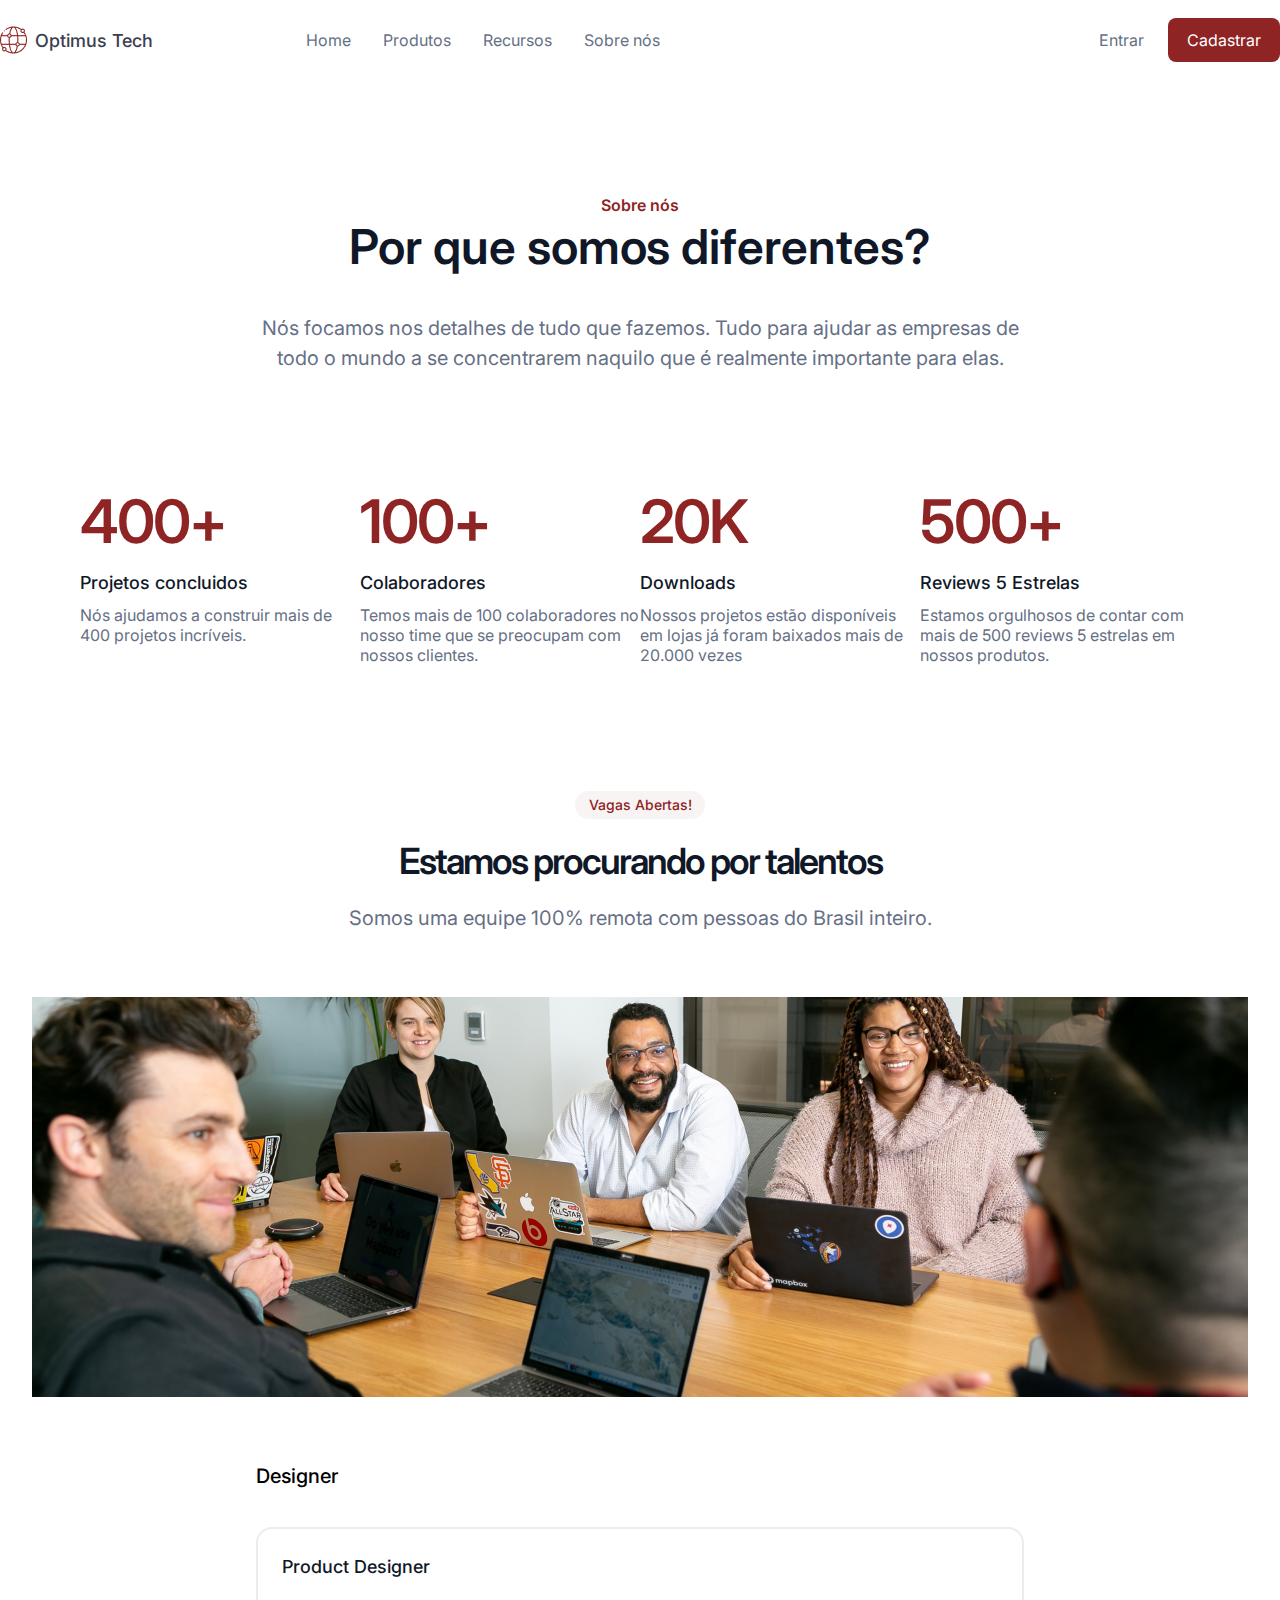
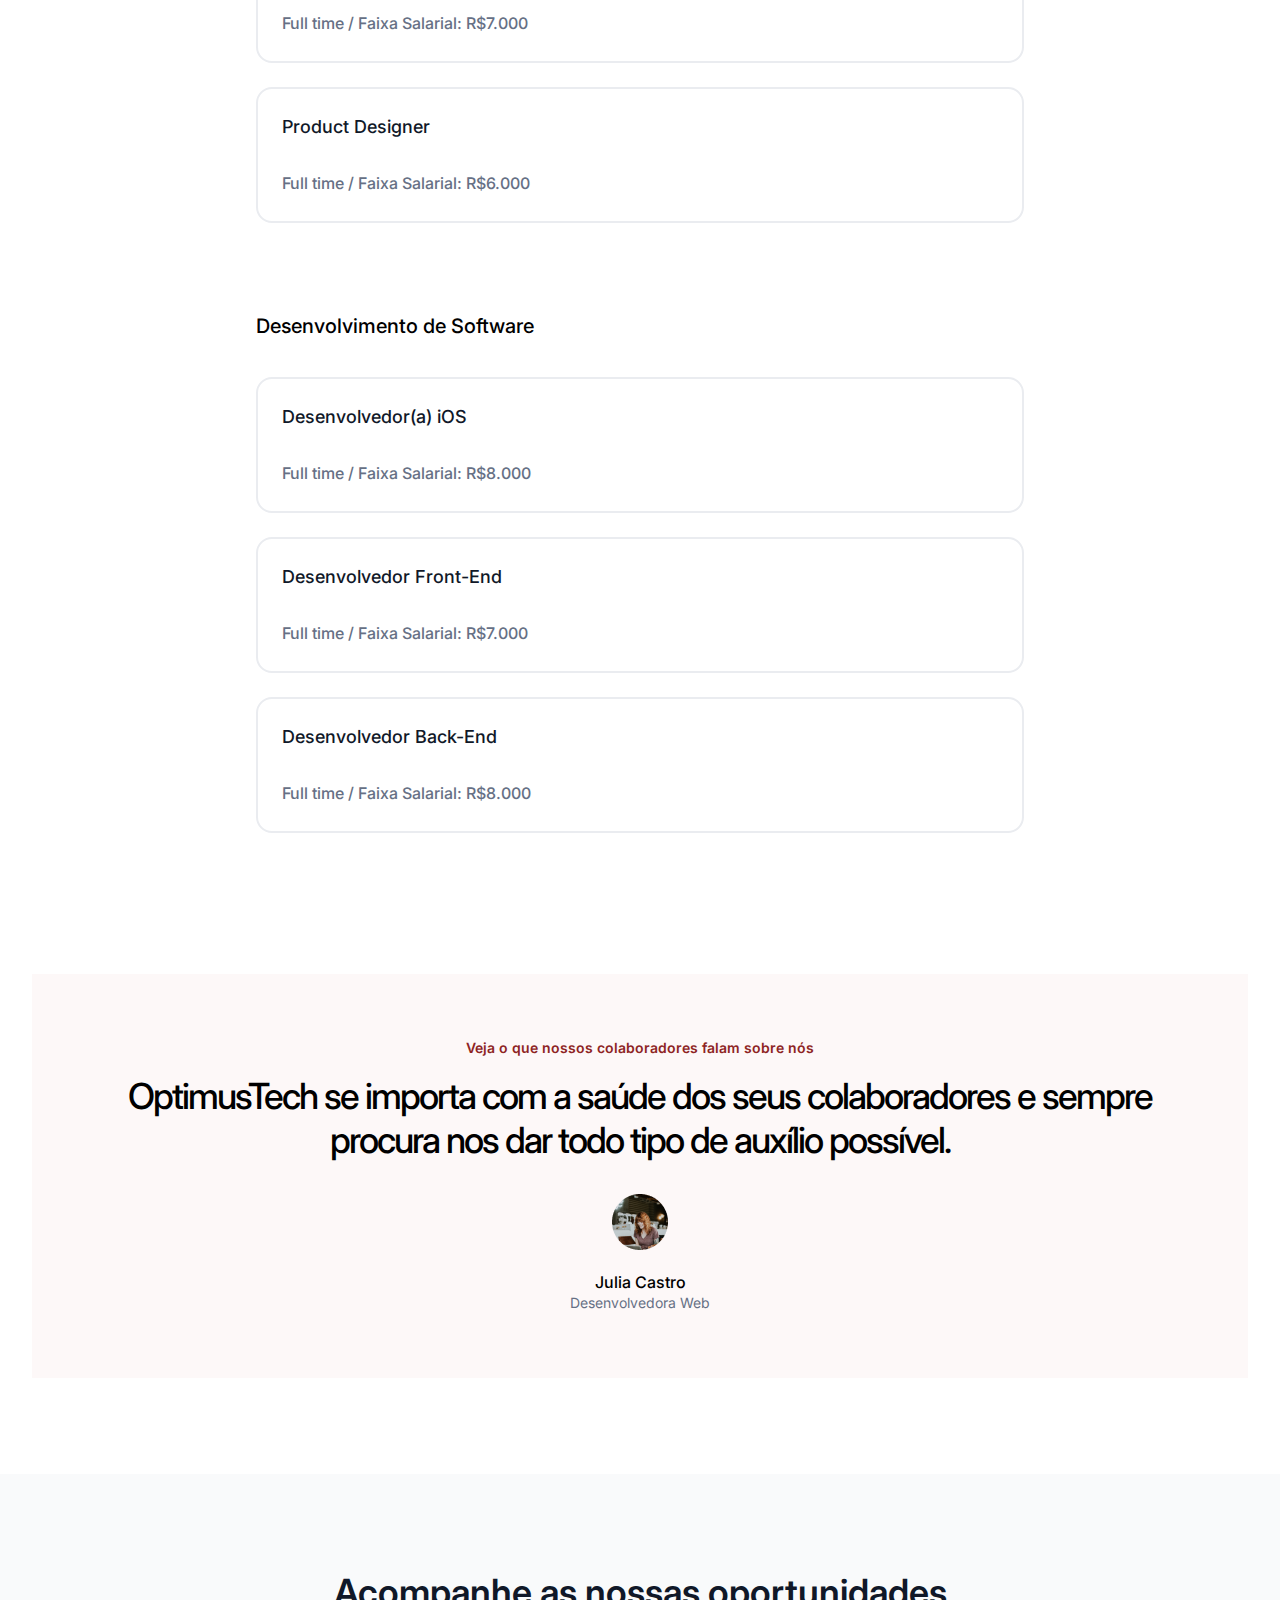
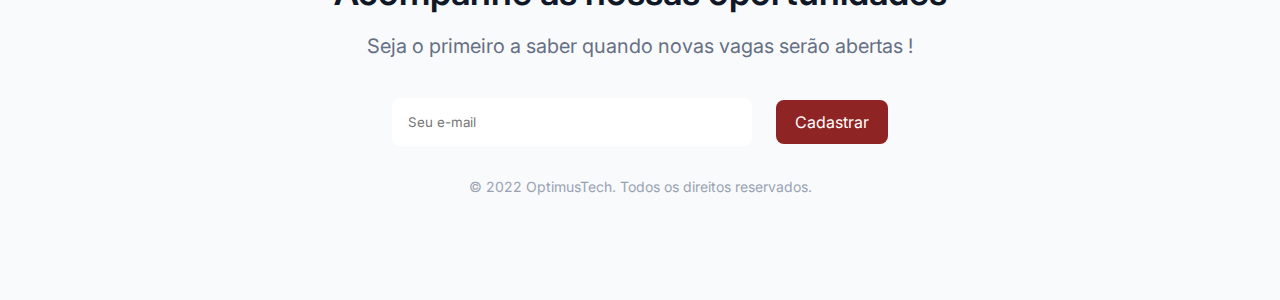
<file: index.html>
<!DOCTYPE html>
<html lang="pt-br">
<head>
    <meta charset="UTF-8">
    <meta http-equiv="X-UA-Compatible" content="IE=edge">
    <meta name="viewport" content="width=device-width, initial-scale=1.0">
    <link rel="stylesheet" href="style.css">
    <link rel="shortcut icon" href="fav/favicon.ico" type="image/x-icon">
    <title>7DaysOfCode</title>
</head>
<body>
    <div class="container">

        <section class="top-menu">
            <div class="logo">
                <img src="imgs/icon.png" alt="image">
                <span>
                    Optimus Tech
                </span>
            </div>
    
            <nav>
                <a href="#" rel="next" target="_self">Home</a>
                <a href="#" rel="next" target="_self">Produtos</a>
                <a href="#" rel="next" target="_self">Recursos</a>
                <a href="#" rel="next" target="_self">Sobre nós</a>
            </nav>
            

            <div class="buttons">
                <a href="#">Entrar</a>
        
                <button type="button">
                    <a href="#">Cadastrar</a>
                </button>
            </div>

        </section>

        
        <header>
            <h6>
                Sobre nós
            </h6>
    
            <h1>
                Por que somos diferentes?
            </h1>
    
            <p>
                Nós focamos nos detalhes de tudo que fazemos. Tudo para ajudar as empresas de todo o mundo a se concentrarem naquilo que é realmente importante para elas.
            </p>
        </header>

        <section class="feedbacks">
            <div class="content">
                <h2>400+</h2>
                <h6>Projetos concluidos</h6>
                <p>Nós ajudamos a construir mais de 400 projetos incríveis.</p>
            </div>
            <div class="content">
                <h2>100+</h2>
                <h6>Colaboradores</h6>
                <p>Temos mais de 100 colaboradores no nosso time que se preocupam com nossos clientes.</p>
            </div>
            <div class="content">
                <h2>20K</h2>
                <h6>Downloads</h6>
                <p>Nossos projetos estão disponíveis em lojas já foram baixados mais de 20.000 vezes</p>
            </div>
            <div class="content">
                <h2>500+</h2>
                <h6>Reviews 5 Estrelas</h6>
                <p>Estamos orgulhosos de contar com mais de 500 reviews 5 estrelas em nossos produtos.</p>
            </div>
        </section>
        
        <section class="vagas">
            <span>Vagas Abertas!</span>
    
            <h3 id="title-vagas">
                Estamos procurando por talentos
            </h3>
    
            <h6 id="subtitle-vagas">
                Somos uma equipe 100% remota com pessoas do Brasil inteiro.
            </h6>

            <img src="imgs/Image.png" alt="group-image"> 

            <h6>Designer</h6>
            <ul id = "vagas-list">
                <li id="label-vaga">
                    <dt>Product Designer</dt>
                    <dd id="horario">
                        Full time / Faixa Salarial: R$7.000
                    </dd>
                </li>
                <li id="label-vaga">
                    <dt>Product Designer</dt>
                    <dd id="horario">
                        Full time / Faixa Salarial: R$6.000
                    </dd>
                </li>
            </ul>
            
            <h6>Desenvolvimento de Software</h6>
            <ul id = "vagas-list">
                <li id="label-vaga">
                    <dt>Desenvolvedor(a) iOS</dt>
                    <dd id="horario">
                        Full time / Faixa Salarial: R$8.000
                    </dd>
                </li>
                <li id="label-vaga">
                    <dt>Desenvolvedor Front-End</dt>
                    <dd id="horario">
                        Full time / Faixa Salarial: R$7.000
                    </dd>
                </li>
                <li id="label-vaga">
                    <dt>Desenvolvedor Back-End</dt>
                    <dd id="horario">
                        Full time / Faixa Salarial: R$8.000
                    </dd>
                </li>
            </ul>
        </section>

        <section class="depoimento">
            <div id="feedback">
                <p>Veja o que nossos colaboradores falam sobre nós</p>
                <h2>
                    OptimusTech se importa com a saúde dos seus colaboradores e sempre procura nos dar todo tipo de auxílio possível.
                </h2>
                <img src="imgs/Avatar.png" alt="author">
                <h5>
                    Julia Castro
                </h5>
                <h6>
                    Desenvolvedora Web
                </h6>
            </div>
        </section>

        <section class="foot">
            <h2>Acompanhe as nossas oportunidades</h2>
            <h6>
                Seja o primeiro a saber quando novas vagas serão abertas !
            </h6>

            <div id="email-capture">
                <label for="email">
                    <input type="text" id="email" name="email" placeholder="Seu e-mail">
                </label>

                <button type="submit">
                    <a href="#">Cadastrar</a>
                </button>
            </div>

            <p>
                © 2022 OptimusTech. Todos os direitos reservados.
            </p>

        </section>



    </div>
</body>
</html>
</file>
<file: style.css>
@import url('https://fonts.googleapis.com/css2?family=Inter:wght@100;200;300;400;500;600;700;800&display=swap');    

* {
    box-sizing: border-box;
    margin: 0;
    padding: 0;
    font-family: 'Inter';

    list-style: none;
}

body {
    background-color: aliceblue;
    display: flex;
    justify-content: center;
}

.container {
    width: 100vw;
    min-width: 1440px;
    height: 3500px;

    background-color: #fff;

    display: flex;
    flex-direction: column;
    justify-content: flex-start;
    align-items: center;
}

.top-menu {
    width: 100%;
    height: 80px;
    padding: 18px 80px;
    display: flex;
    align-items: center;
    justify-content: space-between;
}
.logo {
    display: flex;
    align-items: center;
}

.logo img {
    width: 27px;
    height: 28px;
    margin-right: 8px;
}

.logo span {
    font-weight: 500;
    font-size: 18px;
    color: #3A404E;
}

.top-menu nav {
    width: 50%;
    gap: 32px;
    
    display: flex;

}

a {
    font-weight: 400;
    font-size: 16px;
    text-decoration: none;
    color: #667085;
}

button {
    width: 112px;
    height: 44px;
    background-color: transparent;
    border: none;
    border-radius: 8px;
    background-color: #8E2424;

    margin-left: 20px;
}

button a {
    color: #fff;    
}


header{
    width: 100%;
    height: 407px;
    padding: 96px 0px;

    display: flex;
    flex-direction: column;
    align-items: center;
    justify-content: center;
}

header h6{
    color: #8E2424;
    font-size: 16px;
    font-weight: 600;
    line-height: 24px;
}

header h1 {
    font-size: 48px;
    font-style: normal;
    font-weight: 600;
    letter-spacing: -0.02px;

    color: #101828;
    line-height: 60px;
    margin-bottom: 36px;
}

header p {
    width: 791px;
    text-align: center;
   
    font-size: 20px;
    font-weight: 400;
    line-height: 30px;
    color: #667085;
}

.feedbacks {
    width: 100%;
    height: 288px;
    display: flex;
    justify-content: center;

    margin-bottom: 20px;
}

.content {
    width: 280px;
    height: max-content;
}

.content h2{
    font-weight: 600;
    font-size: 60px;
    margin-bottom: 12px;
    letter-spacing: -2px;
    color: #8e2424
}

.content h6 {
    margin-bottom: 8px;
    color: #101828;
    font-weight: 500;
    font-size: 18px;
    line-height: 28px
}

.content p {
    font-style: normal;
    font-weight: 400;
    font-size: 16px;
    color: #667085;
}

.vagas {
    width: 1440px;
    height: 1798px;

    display: flex;
    flex-direction: column;
    align-items: center;
    justify-content: flex-start;
}

.vagas span {
    width: 130px;
    height: 28px;
    color: #8e2424;
    font-weight: 500;
    font-size: 14px;
    border-radius: 16px;
    
    display: flex;
    text-align: center;
    align-items: center;
    justify-content: center;
    margin-bottom: 20px;

    background-color: #8E24240D ;
}

#title-vagas {
    width: 768px;
    height: 44px;
    
    font-size: 36px;
    font-weight: 600;
    line-height: 44px;
    letter-spacing: -2px;
    text-align: center;
    margin-bottom: 20px;
    
    color: #101828;
}

#subtitle-vagas {
    width: 768px;
    height: 30px;
    text-align: center;

    font-weight: 400;
    font-size: 20px;
    line-height: 30px;

    color: #667085;
    margin-bottom: 64px;
}

.vagas img {
    margin-bottom: 64px;
}

.vagas h6{
    width: 768px;
    font-weight: 500;
    font-size: 20px;
    line-height: 30px;
    margin-bottom: 36px;
}

#vagas-list {
    width: 1280px;
    height: max-content;
    padding: 0 32px 0 32px;
    display: flex;
    flex-wrap: wrap;
    justify-content: center;
    margin-bottom: 64px;
}

#label-vaga {
    width: 768px;
    height: 136px;
    padding: 24px 24px 28px 24px;
    border: 2px solid #EAECF0;
    margin-bottom: 24px;
    border-radius: 16px;
}

dt {
    width: 720px;
    height: 28px;

    font-weight: 500;
    font-size: 18px;
    line-height: 28px;
    color: #101828;
    margin-bottom: 32px;
}

dd {
    font-weight: 500;
    font-size: 16px;
    color: #667085;
}

.depoimento {
    width: 1440px;
    margin-bottom: 96px;

    height: max-content;
    display: flex;
    align-content: flex-start;
    justify-content: center;
}

#feedback {
    width: 1216px;
    height: 404px;
    text-align: center;
    padding: 64px;
    background-color: #C3191908;
}

#feedback p {
    width: 1088px;
    height: 20px;

    font-weight: 600;
    font-size: 14px;
    line-height: 20px;

    margin-bottom: 16px;
    color: #8E2424;
}

#feedback h2 {
    width: 1088px;
    height: max-content;

    font-weight: 500;
    font-size: 36px;
    line-height: 44px;

    letter-spacing: -2px;
    margin-bottom: 32px;
}

#feedback img {
    margin-bottom: 16px;
}

#feedback h5 {
    width: 1088px;
    font-weight: 500;
    font-size: 16px;
    
    line-height: 24px;
}

#feedback h6 {
    font-size: 14px;
    font-weight: 400;
    color: #667085;
    margin-bottom: 64px;
}

.foot {
    width: 1440px;
    height: 430px;

    background-color: #F9FAFB;

    display: flex;
    flex-direction: column;
    align-items: center;
    justify-content: flex-start;
}

.foot h2 {
   margin-top: 96px;
   font-weight: 600;
   font-size: 36px; 
   color: #101828; 
   margin-bottom: 20px;
}

.foot h6 {
    font-weight: 400;
    font-size: 20px;
    color: #667085;
    margin-bottom: 40px;
}

#email-capture {
    width: 832px;
    display: flex;
    justify-content: center;
    align-items: center;
    margin-bottom: 32px;
}

#email-capture label {
    margin-right: 12px;
}

input:focus-visible {
    outline: none;
}

#email-capture input {
    width: 360px;
    height: 48px;

    background-color: #fff;
    border: none;

    border-radius: 8px;
    padding: 12px 14px 12px 16px;
    
    margin-right: 12px;
}

#email-capture button {
    margin: 0;
}

.foot p {
    width: 393px;
    text-align: center;
    font-size: 14px;

    color: #98A2B3;
}
</file>
